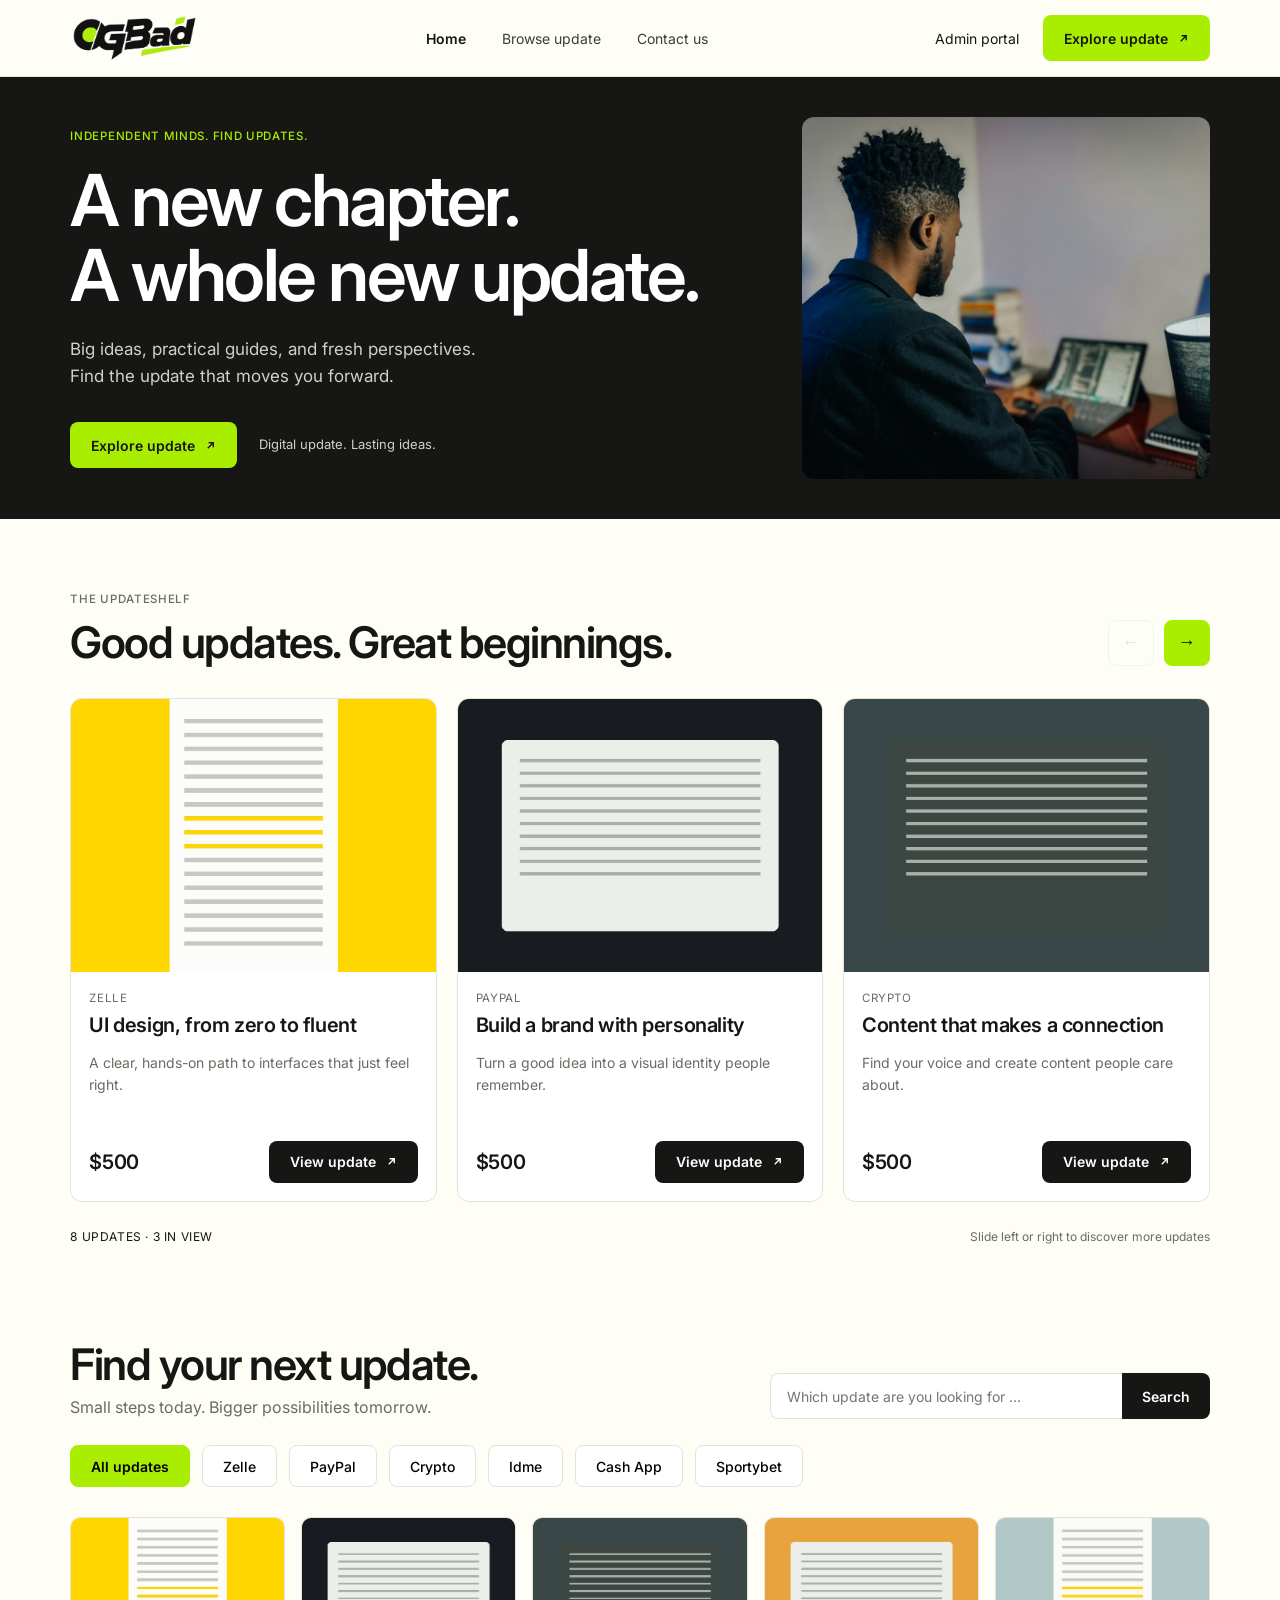
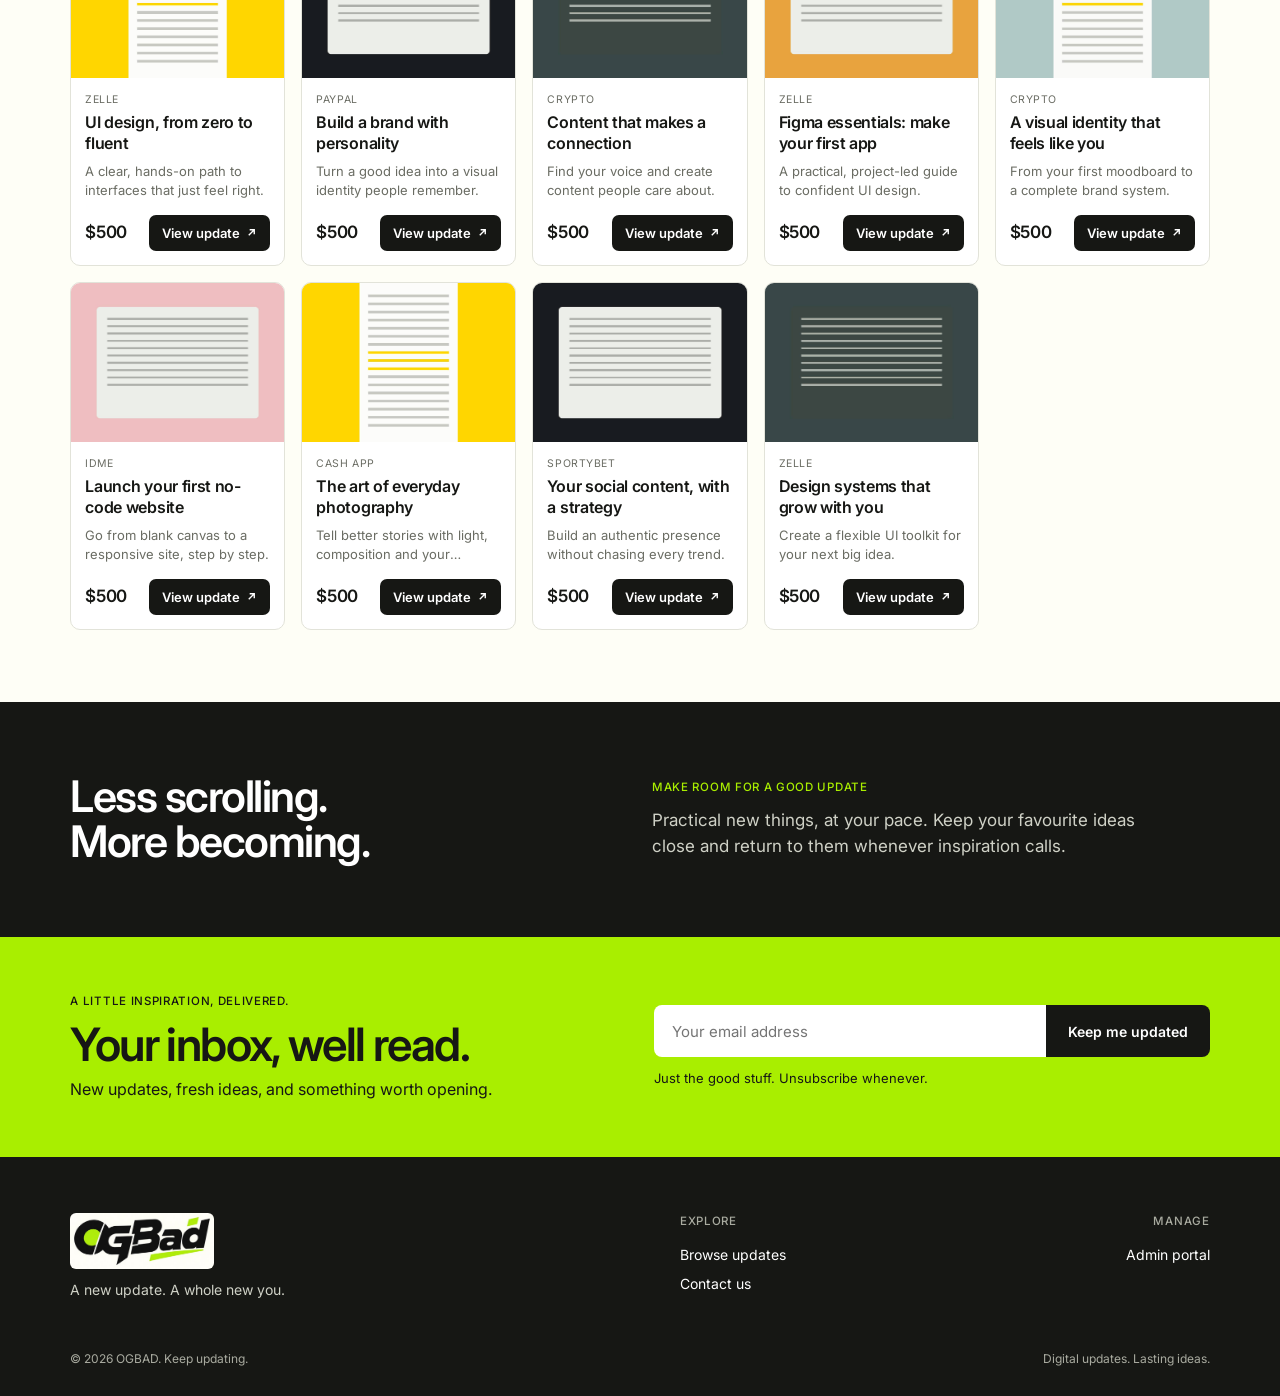
<file: index.html>
<!DOCTYPE html>
<html lang="en">
<head>
  <meta charset="UTF-8">
  <meta name="viewport" content="width=device-width, initial-scale=1">
  <title>OGBAD | Digital updates</title>
  <meta name="description" content="Preview the pages of each update, then buy by bank transfer. Your update is sent to your email.">
  <link rel="icon" href="images/logo.png">
  <link rel="preconnect" href="https://fonts.googleapis.com">
  <link rel="preconnect" href="https://fonts.gstatic.com" crossorigin>
  <link href="https://fonts.googleapis.com/css2?family=Inter:wght@400;500;600;800&display=swap" rel="stylesheet">
  <link rel="stylesheet" href="css/styles.css">
</head>
<body>
  <header class="site-header">
    <div class="wrap header-inner">
      <a class="brand" href="index.html" aria-label="Home"><img src="images/logo.png" alt="" onerror="this.remove()"><span class="wordmark" data-store-name>OGBAD</span></a>
      <nav class="nav" aria-label="Main">
        <a href="index.html" class="on" aria-current="page">Home</a>
        <a href="#browse">Browse update</a>
        <a href="contact.html">Contact us</a>
      </nav>
      <div class="header-right">
        <a class="portal" href="admin/">Admin portal</a>
        <a class="btn arr" href="#browse">Explore update </a>
      </div>
    </div>
  </header>

  <main>
    <section class="hero on-dark">
      <div class="wrap hero-inner">
        <div>
          <p class="eyebrow lime" id="h-eyebrow"></p>
          <h1 class="h-xl" id="h-title"></h1>
          <p class="lead" id="h-text"></p>
          <div class="hero-cta">
            <a class="btn arr" href="#browse">Explore update </a>
            <span id="h-note"></span>
          </div>
        </div>
        <figure class="hero-fig hidden" id="h-fig" style="margin:0"><img id="h-img" alt=""></figure>
      </div>
    </section>

    <section class="section" id="shelf">
      <div class="wrap">
        <div class="section-head">
          <div>
            <p class="eyebrow">The updateshelf</p>
            <h2 class="h-lg">Good updates. Great beginnings.</h2>
          </div>
          <div class="arrows">
            <button type="button" id="prev" aria-label="Previous updates">←</button>
            <button type="button" id="next" aria-label="Next updates">→</button>
          </div>
        </div>
        <div class="track" id="track" tabindex="0" aria-label="Latest updates"></div>
        <div class="track-foot"><span id="count"></span><span>Slide left or right to discover more updates</span></div>
      </div>
    </section>

    <section class="section" id="browse" style="padding-top:24px">
      <div class="wrap">
        <div class="find-head">
          <div>
            <h2 class="h-lg">Find your next update.</h2>
            <p class="muted">Small steps today. Bigger possibilities tomorrow.</p>
          </div>
          <form class="search" id="search" role="search">
            <input id="q" type="search" placeholder="Which update are you looking for ..." aria-label="Search updates">
            <button type="submit">Search</button>
          </form>
        </div>
        <div class="chips" id="chips" role="group" aria-label="Filter by category"></div>
        <div class="grid" id="grid" aria-live="polite"><p class="empty">Loading updates…</p></div>
      </div>
    </section>

    <section class="band on-dark">
      <div class="wrap band-inner">
        <h2 class="h-lg">Less scrolling.<br>More becoming.</h2>
        <div>
          <p class="eyebrow lime" style="margin-bottom:12px">Make room for a good update</p>
          <p>Practical new things, at your pace. Keep your favourite ideas close and return to them whenever inspiration calls.</p>
        </div>
      </div>
    </section>

    <section class="news">
      <div class="wrap news-inner">
        <div>
          <p class="eyebrow" style="color:var(--ink)">A little inspiration, delivered.</p>
          <h2>Your inbox, well read.</h2>
          <p>New updates, fresh ideas, and something worth opening.</p>
        </div>
        <div>
          <form name="newsletter" method="POST" data-netlify="true" netlify-honeypot="bot-field" id="news">
            <input type="hidden" name="form-name" value="newsletter">
            <p hidden><input name="bot-field"></p>
            <input type="email" name="email" placeholder="Your email address" aria-label="Your email address" required>
            <button type="submit" class="arr">Keep me updated </button>
          </form>
          <p class="note" id="news-note">Just the good stuff. Unsubscribe whenever.</p>
        </div>
      </div>
    </section>
  </main>

  <footer class="site-footer">
    <div class="wrap">
      <div class="foot-grid">
        <div><a class="brand" href="index.html"><img src="images/logo.png" alt="" onerror="this.remove()"><span class="wordmark" data-store-name>OGBAD</span></a><p class="tag" data-tagline></p></div>
        <div><h4>Explore</h4><ul><li><a href="#browse">Browse updates</a></li><li><a href="contact.html">Contact us</a></li></ul></div>
        <div><h4>Manage</h4><ul><li><a href="admin/">Admin portal</a></li></ul></div>
      </div>
      <div class="foot-base"><span>© <span data-year></span> <span data-store-name></span>. Keep updating.</span><span>Digital updates. Lasting ideas.</span></div>
    </div>
  </footer>

  <script src="js/common.js"></script>
  <script src="js/home.js"></script>
</body>
</html>
</file>
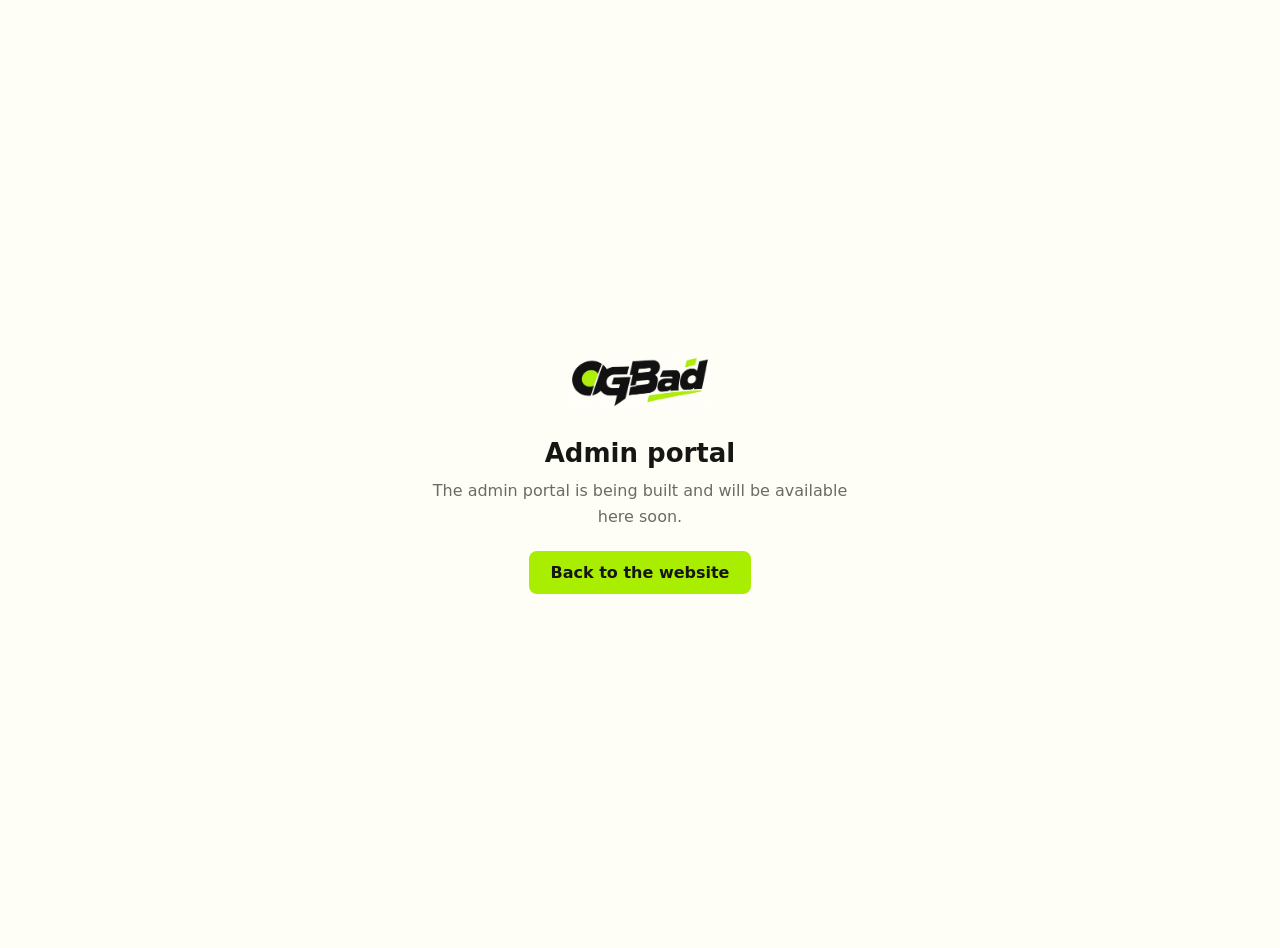
<file: admin/index.html>
<!doctype html>
<html lang="en">
<head>
  <meta charset="utf-8">
  <meta name="viewport" content="width=device-width, initial-scale=1">
  <meta name="robots" content="noindex, nofollow">
  <title>Admin portal</title>
  <link rel="icon" href="../images/logo.png">
  <style>
    body{margin:0;min-height:100vh;display:grid;place-items:center;background:#FEFEF6;color:#161714;font-family:system-ui,-apple-system,"Segoe UI",Arial,sans-serif;padding:24px}
    .card{max-width:420px;text-align:center}
    img{height:56px;width:auto;margin-bottom:24px}
    h1{font-size:26px;margin:0 0 10px}
    p{color:#6A6C63;line-height:1.6;margin:0 0 22px}
    a{display:inline-block;background:#A9EE00;color:#161714;font-weight:600;text-decoration:none;padding:12px 22px;border-radius:8px}
  </style>
</head>
<body>
  <div class="card">
    <img src="../images/logo.png" alt="OGBAD">
    <h1>Admin portal</h1>
    <p>The admin portal is being built and will be available here soon.</p>
    <a href="../">Back to the website</a>
  </div>
</body>
</html>
</file>
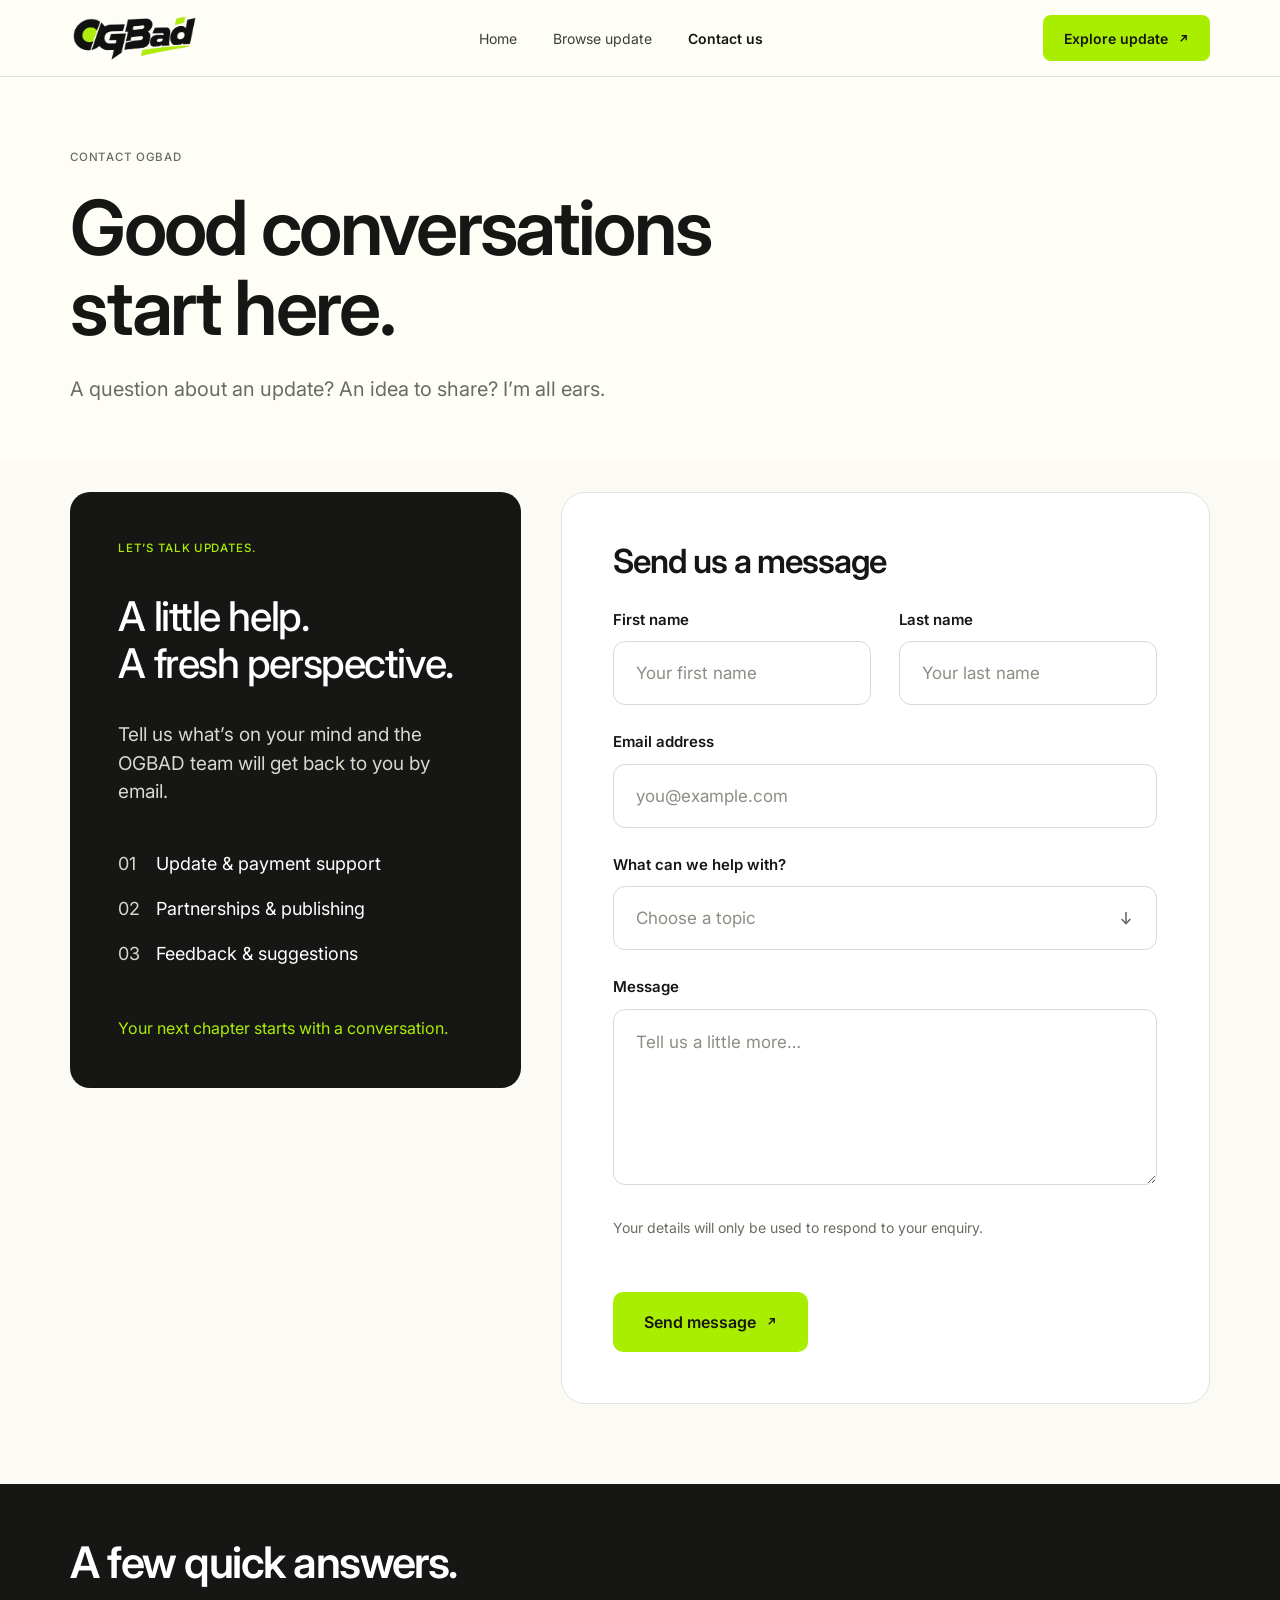
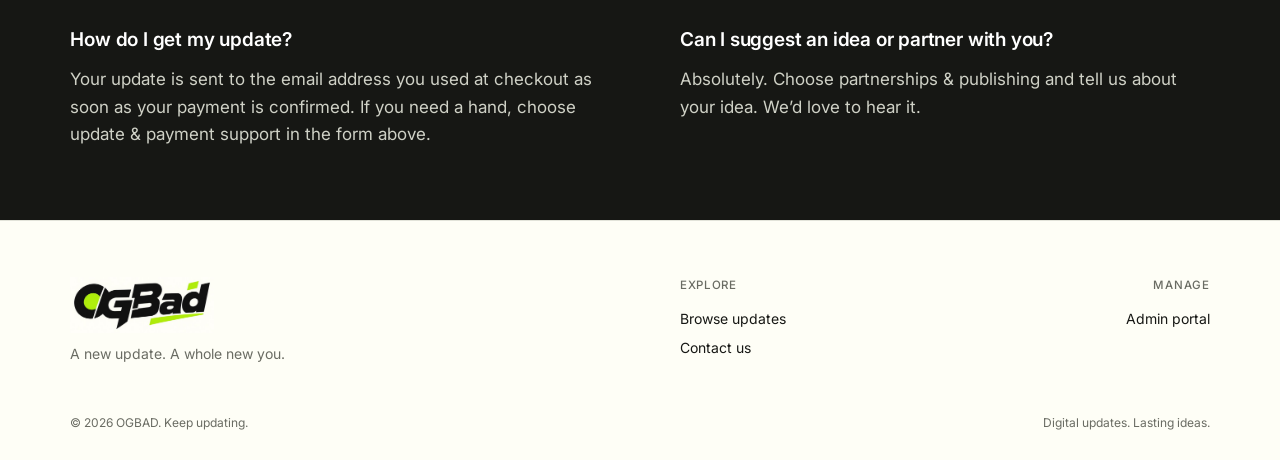
<file: contact.html>
<!DOCTYPE html>
<html lang="en">
<head>
  <meta charset="UTF-8">
  <meta name="viewport" content="width=device-width, initial-scale=1">
  <title>Contact | OGBAD</title>
  <meta name="description" content="Questions about an update, a payment or a partnership? Send the OGBAD team a message.">
  <link rel="icon" href="images/logo.png">
  <link rel="preconnect" href="https://fonts.googleapis.com">
  <link rel="preconnect" href="https://fonts.gstatic.com" crossorigin>
  <link href="https://fonts.googleapis.com/css2?family=Inter:wght@400;500;600;800&display=swap" rel="stylesheet">
  <link rel="stylesheet" href="css/styles.css">
</head>
<body>
  <header class="site-header">
    <div class="wrap header-inner">
      <a class="brand" href="index.html" aria-label="Home"><img src="images/logo.png" alt="" onerror="this.remove()"><span class="wordmark" data-store-name>OGBAD</span></a>
      <nav class="nav" aria-label="Main">
        <a href="index.html">Home</a>
        <a href="index.html#browse">Browse update</a>
        <a href="contact.html" class="on" aria-current="page">Contact us</a>
      </nav>
      <div class="header-right">
        <a class="btn arr" href="index.html#browse">Explore update </a>
      </div>
    </div>
  </header>

  <main>
    <section class="wrap page-hero">
      <p class="eyebrow">Contact <span data-store-name>OGBAD</span></p>
      <h1>Good conversations start here.</h1>
      <p class="lead">A question about an update? An idea to share? I’m all ears.</p>
    </section>

    <section class="contact-wrap">
      <div class="wrap contact-grid">
        <aside class="talk on-dark">
          <p class="eyebrow lime">Let’s talk updates.</p>
          <h2>A little help.<br>A fresh perspective.</h2>
          <p class="lead">Tell us what’s on your mind and the <span data-store-name>OGBAD</span> team will get back to you by email.</p>
          <ol class="topics">
            <li><span class="num">01</span><span>Update &amp; payment support</span></li>
            <li><span class="num">02</span><span>Partnerships &amp; publishing</span></li>
            <li><span class="num">03</span><span>Feedback &amp; suggestions</span></li>
          </ol>
          <p class="close">Your next chapter starts with a conversation.</p>
        </aside>

        <div class="msg-card">
          <form id="contact" name="contact" method="POST" data-netlify="true" netlify-honeypot="bot-field" novalidate>
            <h2>Send us a message</h2>
            <input type="hidden" name="form-name" value="contact">
            <p hidden><label>Leave this empty <input name="bot-field"></label></p>
            <div class="row2">
              <div class="fld"><label for="c-first">First name</label><input id="c-first" name="first_name" placeholder="Your first name" autocomplete="given-name" required></div>
              <div class="fld"><label for="c-last">Last name</label><input id="c-last" name="last_name" placeholder="Your last name" autocomplete="family-name" required></div>
            </div>
            <div class="fld"><label for="c-email">Email address</label><input id="c-email" name="email" type="email" placeholder="you@example.com" autocomplete="email" required></div>
            <div class="fld">
              <label for="c-topic">What can we help with?</label>
              <select id="c-topic" name="topic" required>
                <option value="" disabled selected hidden>Choose a topic</option>
                <option>Update &amp; payment support</option>
                <option>Partnerships &amp; publishing</option>
                <option>Feedback &amp; suggestions</option>
              </select>
            </div>
            <div class="fld"><label for="c-msg">Message</label><textarea id="c-msg" name="message" placeholder="Tell us a little more…" required></textarea></div>
            <p class="privacy">Your details will only be used to respond to your enquiry.</p>
            <p class="form-error" id="c-error" role="alert"></p>
            <button class="btn arr" type="submit" id="c-send">Send message </button>
          </form>
          <div class="sent hidden" id="c-sent" role="status">
            <h2>Message sent</h2>
            <p id="c-sent-text"></p>
          </div>
        </div>
      </div>
    </section>

    <section class="faq">
      <div class="wrap">
        <h2>A few quick answers.</h2>
        <div class="faq-grid">
          <div>
            <h3>How do I get my update?</h3>
            <p>Your update is sent to the email address you used at checkout as soon as your payment is confirmed. If you need a hand, choose update &amp; payment support in the form above.</p>
          </div>
          <div>
            <h3>Can I suggest an idea or partner with you?</h3>
            <p>Absolutely. Choose partnerships &amp; publishing and tell us about your idea. We’d love to hear it.</p>
          </div>
        </div>
      </div>
    </section>
  </main>

  <footer class="site-footer light">
    <div class="wrap">
      <div class="foot-grid">
        <div><a class="brand" href="index.html"><img src="images/logo.png" alt="" onerror="this.remove()"><span class="wordmark" data-store-name>OGBAD</span></a><p class="tag" data-tagline></p></div>
        <div><h4>Explore</h4><ul><li><a href="index.html#browse">Browse updates</a></li><li><a href="contact.html">Contact us</a></li></ul></div>
        <div><h4>Manage</h4><ul><li><a href="admin/">Admin portal</a></li></ul></div>
      </div>
      <div class="foot-base"><span>© <span data-year></span> <span data-store-name></span>. Keep updating.</span><span>Digital updates. Lasting ideas.</span></div>
    </div>
  </footer>

  <script src="js/common.js"></script>
  <script src="js/contact.js"></script>
</body>
</html>
</file>
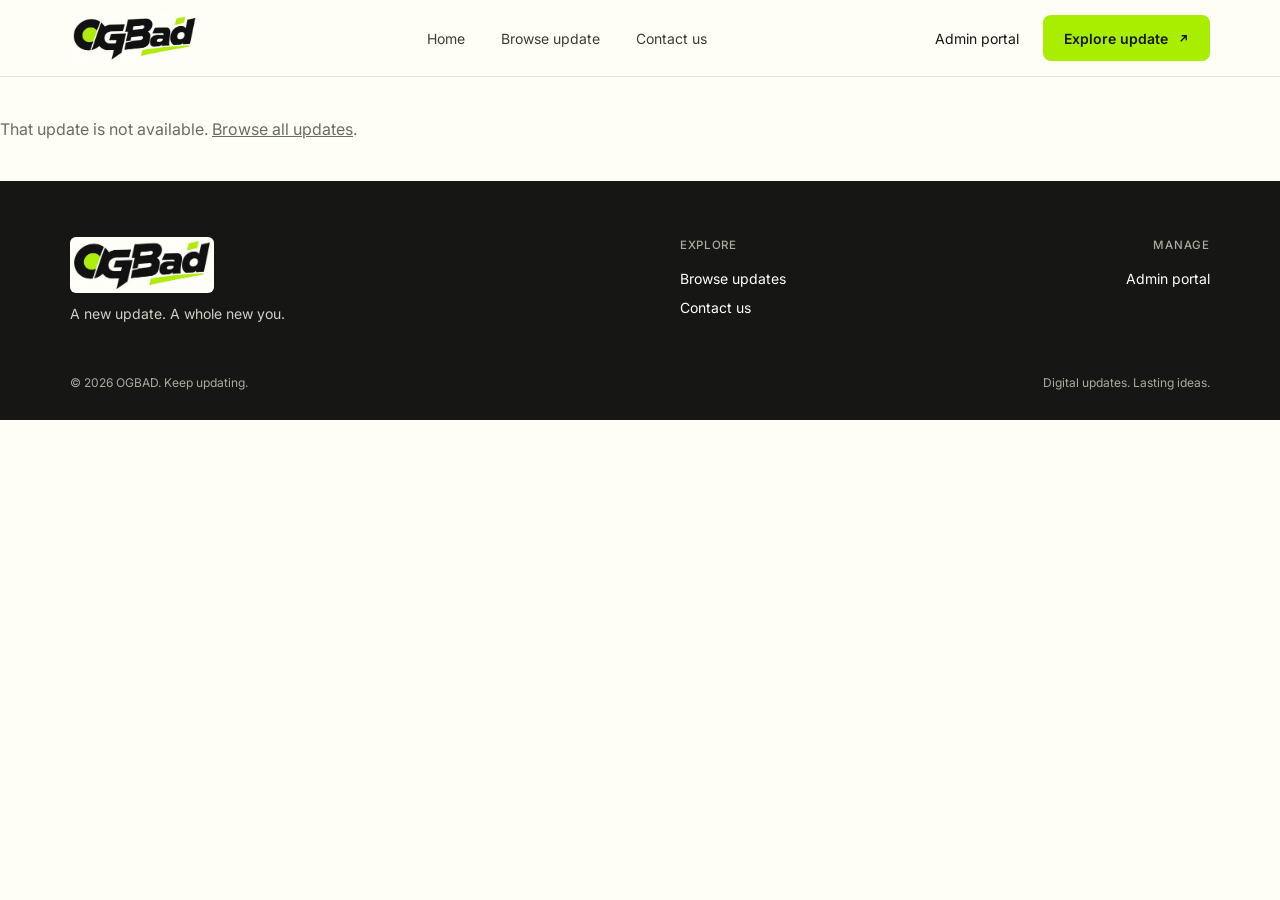
<file: update.html>
<!DOCTYPE html>
<html lang="en">
<head>
  <meta charset="UTF-8">
  <meta name="viewport" content="width=device-width, initial-scale=1">
  <title>Update | OGBAD</title>
  <link rel="icon" href="images/logo.png">
  <link rel="preconnect" href="https://fonts.googleapis.com">
  <link rel="preconnect" href="https://fonts.gstatic.com" crossorigin>
  <link href="https://fonts.googleapis.com/css2?family=Inter:wght@400;500;600;800&display=swap" rel="stylesheet">
  <link rel="stylesheet" href="css/styles.css">
</head>
<body>
  <header class="site-header">
    <div class="wrap header-inner">
      <a class="brand" href="index.html" aria-label="Home"><img src="images/logo.png" alt="" onerror="this.remove()"><span class="wordmark" data-store-name>OGBAD</span></a>
      <nav class="nav" aria-label="Main">
        <a href="index.html">Home</a>
        <a href="index.html#browse">Browse update</a>
        <a href="contact.html">Contact us</a>
      </nav>
      <div class="header-right">
        <a class="portal" href="admin/">Admin portal</a>
        <a class="btn arr" href="index.html#browse">Explore update </a>
      </div>
    </div>
  </header>

  <main id="main">
    <p class="wrap empty" id="loading">Loading…</p>

    <div id="update" class="hidden">
      <div class="wrap shots">
        <button class="shot-main" type="button" id="cover" aria-label="View the cover larger"><img id="cover-img" alt=""></button>
        <div class="shot-grid" id="shots"></div>
      </div>

      <div class="wrap">
        <section class="panel on-dark">
          <div>
            <h1 id="b-title"></h1>
            <p class="by" id="b-by"></p>
            <p class="blurb" id="b-short"></p>
            <ul class="tags" id="b-tags"></ul>
          </div>
          <aside class="buy-card" aria-label="Buy this update">
            <p class="eyebrow">One update. A whole new skill.</p>
            <p class="big" id="b-price"></p>
            <p class="muted" style="font-size:14px">One payment. Yours to keep.</p>
            <button class="btn arr" type="button" id="buy">Buy this update </button>
            <ul class="ticks" id="b-ticks"></ul>
            <p class="fine" id="b-fine"></p>
          </aside>
        </section>
      </div>

      <section class="sage" id="about-sec">
        <div class="wrap about">
          <div>
            <p class="eyebrow">About this update</p>
            <h2 class="h-lg" id="a-title">Ideas you can put into practice.</h2>
            <div class="prose" id="a-text"></div>
            <div class="take hidden" id="take">
              <p class="eyebrow" style="margin-bottom:12px">What you’ll take away</p>
              <ol id="take-list"></ol>
            </div>
          </div>
          <div class="toc hidden" id="toc">
            <h2>Inside the update</h2>
            <ol id="toc-list"></ol>
          </div>
        </div>
      </section>

      <section class="section hidden" id="more">
        <div class="wrap">
          <div class="section-head">
            <h2 class="h-lg">Keep your update going.</h2>
            <p class="muted small" id="more-label"></p>
          </div>
          <div class="grid related" id="more-grid"></div>
        </div>
      </section>
    </div>
  </main>

  <footer class="site-footer">
    <div class="wrap">
      <div class="foot-grid">
        <div><a class="brand" href="index.html"><img src="images/logo.png" alt="" onerror="this.remove()"><span class="wordmark" data-store-name>OGBAD</span></a><p class="tag" data-tagline></p></div>
        <div><h4>Explore</h4><ul><li><a href="index.html#browse">Browse updates</a></li><li><a href="contact.html">Contact us</a></li></ul></div>
        <div><h4>Manage</h4><ul><li><a href="admin/">Admin portal</a></li></ul></div>
      </div>
      <div class="foot-base"><span>© <span data-year></span> <span data-store-name></span>. Keep updating.</span><span>Digital updates. Lasting ideas.</span></div>
    </div>
  </footer>

  <!-- Picture viewer -->
  <dialog id="lb" class="lightbox" aria-label="Update pages">
    <button class="dlg-close" type="button" id="lb-close" aria-label="Close">×</button>
    <img id="lb-img" alt="">
    <div class="lb-bar"><span id="lb-cap"></span><span><button type="button" id="lb-prev">Previous</button><button type="button" id="lb-next">Next</button></span></div>
  </dialog>

  <!-- Buying steps: your details > bank details > thank you -->
  <dialog id="dlg" aria-labelledby="dlg-title">
    <button class="dlg-close" type="button" id="dlg-close" aria-label="Close">×</button>

    <form id="step-form" class="dlg-body" novalidate>
      <h2 id="dlg-title">Your details</h2>
      <p class="muted" id="f-note"></p>
      <label for="b-name">Full name</label>
      <input id="b-name" autocomplete="name" required>
      <label for="b-email">Email address</label>
      <input id="b-email" type="email" autocomplete="email" required>
      <p class="error" id="f-error" role="alert"></p>
      <div class="actions"><button class="btn arr" type="submit">Continue to payment </button></div>
    </form>

    <div id="step-pay" class="dlg-body hidden">
      <h2>Pay by bank transfer</h2>
      <p class="muted">Transfer exactly <strong id="p-amount" style="color:var(--ink)"></strong> to the account below, then click “I have made payment”.</p>
      <dl class="bank">
        <div><dt>Bank</dt><dd id="p-bank"></dd></div>
        <div><dt>Account name</dt><dd id="p-acname"></dd></div>
        <div><dt>Account number</dt><dd><span id="p-acno"></span><button class="copy" type="button" id="copy">Copy</button></dd></div>
        <div><dt>Payment reference</dt><dd id="p-ref"></dd></div>
      </dl>
      <p class="small muted">Put the payment reference in the transfer description if your bank allows it.</p>
      <p class="error" id="p-error" role="alert"></p>
      <div class="actions">
        <button class="btn-line" type="button" id="p-back">Back</button>
        <button class="btn" type="button" id="paid">I have made payment</button>
      </div>
    </div>

    <div id="step-done" class="dlg-body hidden">
      <h2>Thank you</h2>
      <p class="muted" id="done-text"></p>
      <div class="actions"><button class="btn" type="button" id="done-close">Close</button></div>
    </div>
  </dialog>

  <!-- Netlify Forms: this hidden form is how "I have made payment" reaches your email -->
  <form name="payment-claim" method="POST" data-netlify="true" netlify-honeypot="bot-field" hidden>
    <input name="bot-field"><input name="update"><input name="price"><input name="name"><input name="email"><input name="reference"><input name="sent_at">
  </form>

  <script src="js/common.js"></script>
  <script src="js/update.js"></script>
</body>
</html>
</file>
<file: css/styles.css>
/* ===== OGBAD: main stylesheet. Change colours and fonts in :root and they change everywhere. ===== */
:root {
  --ink: #161714;
  --lime: #A9EE00;
  --lime-dark: #93D400;
  --paper: #FEFEF6;
  --sage: #EEEFE8;
  --line: #E2E3D9;
  --muted: #6A6C63;
  --yellow: #FFD600;
  --sans: "Inter", system-ui, -apple-system, "Segoe UI", Roboto, sans-serif;
  --max: 1440px;
  --pad: clamp(20px, 5.5vw, 72px);
  --r: 12px;
}
*, *::before, *::after { box-sizing: border-box; }
html { scroll-behavior: smooth; scroll-padding-top: 96px; }
body { margin: 0; font-family: var(--sans); color: var(--ink); background: var(--paper); line-height: 1.5; -webkit-font-smoothing: antialiased; }
img { display: block; max-width: 100%; }
a { color: inherit; text-decoration: none; }
h1, h2, h3, p, ul, ol, dl, dd { margin: 0; padding: 0; }
ul, ol { list-style: none; }
.hidden { display: none !important; }
:focus-visible { outline: 3px solid var(--lime-dark); outline-offset: 2px; }
.wrap { width: 100%; max-width: var(--max); margin: 0 auto; padding-inline: var(--pad); }
.muted { color: var(--muted); }
.small { font-size: 13px; }
.eyebrow { font-size: 11.5px; font-weight: 500; letter-spacing: .06em; text-transform: uppercase; color: var(--muted); }
.on-dark .eyebrow, .eyebrow.lime { color: var(--lime); }
h1, h2 { font-weight: 600; letter-spacing: -.035em; line-height: 1.05; }
.h-xl { font-size: clamp(38px, 5.6vw, 72px); }
.h-lg { font-size: clamp(28px, 3.4vw, 44px); }

/* buttons */
.btn, .btn-dark, .btn-line { display: inline-flex; align-items: center; justify-content: center; gap: 10px; height: 46px; padding: 0 20px; border-radius: 8px; font: 600 14px var(--sans); border: 1px solid transparent; cursor: pointer; transition: background .15s, color .15s, border-color .15s; white-space: nowrap; }
.btn { background: var(--lime); color: var(--ink); }
.btn:hover { background: var(--lime-dark); }
.btn-dark { background: var(--ink); color: #fff; height: 42px; }
.btn-dark:hover { background: #33352f; }
.btn-line { background: #fff; border-color: var(--line); color: var(--ink); }
.btn-line:hover { border-color: var(--ink); }
.btn:disabled, .btn-dark:disabled { opacity: .6; cursor: default; }
.arr::after { content: ""; width: 11px; height: 11px; background: currentColor; -webkit-mask: url("data:image/svg+xml,%3Csvg xmlns='http://www.w3.org/2000/svg' viewBox='0 0 12 12' fill='none' stroke='black' stroke-width='1.5'%3E%3Cpath d='M3 9l6-6M4 3h5v5'/%3E%3C/svg%3E") center/contain no-repeat; mask: url("data:image/svg+xml,%3Csvg xmlns='http://www.w3.org/2000/svg' viewBox='0 0 12 12' fill='none' stroke='black' stroke-width='1.5'%3E%3Cpath d='M3 9l6-6M4 3h5v5'/%3E%3C/svg%3E") center/contain no-repeat; }

/* header */
.site-header { position: sticky; top: 0; z-index: 30; background: var(--paper); border-bottom: 1px solid var(--line); }
.header-inner { display: flex; align-items: center; justify-content: space-between; gap: 16px; height: 76px; }
.brand { display: flex; align-items: center; }
.brand img { height: 50px; width: auto; }
.site-footer .brand img { height: 56px; border-radius: 6px; }
.wordmark { font-weight: 800; font-style: italic; font-size: 30px; letter-spacing: -.04em; text-transform: uppercase; background: linear-gradient(transparent 78%, var(--lime) 78%); }
.brand img + .wordmark { display: none; }
.nav { display: none; align-items: center; gap: 36px; font-size: 14px; }
.nav a { padding: 4px 0; color: #3b3d36; }
.nav a:hover, .nav a.on { color: var(--ink); font-weight: 600; }
.header-right { display: flex; align-items: center; gap: 24px; font-size: 14px; }
.header-right .portal { display: none; }
@media (min-width: 900px) { .nav, .header-right .portal { display: flex; } }
@media (max-width: 520px) { .header-right .btn { padding: 0 14px; height: 40px; } .wordmark { font-size: 24px; } }

/* home hero */
.hero { background: var(--ink); color: #fff; }
.hero-inner { display: grid; gap: 40px; align-items: center; padding-block: 56px; }
.hero h1 { margin: 18px 0 22px; }
.hero p.lead { font-size: 17px; line-height: 1.6; color: #cfd1c6; max-width: 460px; }
.hero-cta { display: flex; align-items: center; gap: 22px; margin-top: 32px; flex-wrap: wrap; font-size: 13px; color: #cfd1c6; }
.hero-fig { border-radius: var(--r); overflow: hidden; aspect-ratio: 9 / 8; background: #26281f; }
.hero-fig img { width: 100%; height: 100%; object-fit: cover; }
@media (min-width: 900px) { .hero-inner { grid-template-columns: 1.7fr 1fr; padding-block: 40px; } }

/* sections */
.section { padding-block: 72px; }
.section-head { display: flex; align-items: flex-end; justify-content: space-between; gap: 20px; flex-wrap: wrap; margin-bottom: 32px; }
.section-head h2 { margin-top: 12px; }
.sage { background: var(--sage); }

/* carousel */
.arrows { display: flex; gap: 10px; }
.arrows button { width: 46px; height: 46px; border-radius: 8px; border: 1px solid var(--line); background: #fff; font-size: 18px; cursor: pointer; }
.arrows button:last-child { background: var(--lime); border-color: var(--lime); }
.arrows button:disabled { opacity: .4; cursor: default; }
.track { display: flex; gap: 20px; overflow-x: auto; scroll-snap-type: x mandatory; scrollbar-width: none; padding-bottom: 4px; }
.track::-webkit-scrollbar { display: none; }
.track .card { flex: 0 0 calc((100% - 40px) / 3); scroll-snap-align: start; }
@media (max-width: 899px) { .track .card { flex-basis: calc((100% - 20px) / 2); } }
@media (max-width: 599px) { .track .card { flex-basis: 85%; } }
.track-foot { display: flex; justify-content: space-between; gap: 16px; margin-top: 22px; font-size: 12px; color: var(--muted); }
.track-foot span:first-child { text-transform: uppercase; letter-spacing: .05em; color: var(--ink); }

/* cards + grid */
/* compact card grid: 5 across on wide screens, 4 on laptops, then 3 / 2 / 1 */
.grid { display: grid; gap: 16px; grid-template-columns: 1fr; }
@media (min-width: 480px) { .grid { grid-template-columns: repeat(2, 1fr); } }
@media (min-width: 700px) { .grid { grid-template-columns: repeat(3, 1fr); } }
@media (min-width: 980px) { .grid { grid-template-columns: repeat(4, 1fr); } }
@media (min-width: 1280px) { .grid { grid-template-columns: repeat(5, 1fr); } }
.grid .card-body { padding: 14px; }
.grid .cat { font-size: 10.5px; min-height: 15px; }
.grid .card h3 { font-size: 16px; line-height: 1.3; margin: 4px 0 8px; }
.grid .short { font-size: 13px; line-height: 1.5; margin-bottom: 14px; display: -webkit-box; -webkit-line-clamp: 2; -webkit-box-orient: vertical; overflow: hidden; }
.grid .card-foot { flex-wrap: wrap; gap: 8px; }
.grid .price { font-size: 17px; }
.grid .btn-dark { height: 36px; padding: 0 12px; font-size: 13px; gap: 6px; border-radius: 7px; }
.grid .card { border-radius: 10px; }
/* the "keep your update going" row only shows as many cards as fill complete rows */
@media (max-width: 479px) { .related .card:nth-child(n+4) { display: none; } }
@media (min-width: 480px) and (max-width: 699px) { .related .card:nth-child(n+5) { display: none; } }
@media (min-width: 700px) and (max-width: 979px) { .related .card:nth-child(n+4) { display: none; } }
@media (min-width: 980px) and (max-width: 1279px) { .related .card:nth-child(n+5) { display: none; } }
.card { background: #fff; border-radius: var(--r); overflow: hidden; display: flex; flex-direction: column; border: 1px solid var(--line); }
.card-img { display: block; aspect-ratio: 4 / 3; background: #e7e8de; overflow: hidden; }
.card-img img { width: 100%; height: 100%; object-fit: cover; }
.card-body { padding: 18px 18px 18px; display: flex; flex-direction: column; flex: 1; }
.cat { font-size: 11.5px; letter-spacing: .05em; text-transform: uppercase; color: var(--muted); min-height: 17px; }
.card h3 { font-size: 20px; font-weight: 600; letter-spacing: -.02em; line-height: 1.25; margin: 6px 0 14px; }
.card h3 a:hover { text-decoration: underline; }
.short { color: var(--muted); font-size: 14px; line-height: 1.55; flex: 1; margin-bottom: 20px; }
.card-foot { display: flex; align-items: center; justify-content: space-between; gap: 12px; }
.price { font-size: 20px; font-weight: 600; letter-spacing: -.02em; }
.empty { grid-column: 1 / -1; padding: 40px 0; color: var(--muted); }

/* find */
.find-head { display: flex; justify-content: space-between; align-items: flex-end; gap: 24px; flex-wrap: wrap; margin-bottom: 26px; }
.find-head h2 { margin-bottom: 8px; }
.search { display: flex; width: min(440px, 100%); }
.search input { flex: 1; min-width: 0; height: 46px; padding: 0 16px; border: 1px solid var(--line); border-right: 0; border-radius: 8px 0 0 8px; background: #fff; font: 14px var(--sans); }
.search button { height: 46px; padding: 0 20px; border: 0; background: var(--ink); color: #fff; font: 600 14px var(--sans); border-radius: 0 8px 8px 0; cursor: pointer; }
.chips { display: flex; flex-wrap: wrap; gap: 12px; margin-bottom: 30px; }
.chip { height: 42px; padding: 0 20px; border-radius: 8px; border: 1px solid var(--line); background: #fff; font: 500 14px var(--sans); cursor: pointer; }
.chip:hover { border-color: var(--ink); }
.chip[aria-pressed="true"] { background: var(--lime); border-color: var(--lime); font-weight: 600; }

/* bands */
.band { background: var(--ink); color: #fff; }
.band-inner { display: grid; gap: 24px; padding-block: 72px; align-items: center; }
.band p { color: #cfd1c6; font-size: 17px; max-width: 520px; }
@media (min-width: 900px) { .band-inner { grid-template-columns: 1fr 1fr; } }
.news { background: var(--lime); }
.news-inner { display: grid; gap: 28px; padding-block: 56px; align-items: center; }
.news h2 { margin: 10px 0 8px; font-size: clamp(30px, 3.6vw, 46px); }
.news form { display: flex; }
.news input[type=email] { flex: 1; min-width: 0; height: 52px; padding: 0 18px; border: 0; border-radius: 8px 0 0 8px; font: 15px var(--sans); }
.news button { height: 52px; padding: 0 22px; border: 0; background: var(--ink); color: #fff; font: 600 14px var(--sans); border-radius: 0 8px 8px 0; cursor: pointer; }
.news .note { font-size: 13px; margin-top: 12px; }
@media (min-width: 900px) { .news-inner { grid-template-columns: 1fr 1fr; } }

/* footer */
.site-footer { background: var(--ink); color: #fff; padding-block: 56px 28px; }
.foot-grid { display: grid; gap: 36px; }
.foot-grid h4 { margin: 0 0 14px; font-size: 11.5px; font-weight: 500; letter-spacing: .06em; text-transform: uppercase; color: #a9aba0; }
.foot-grid li { margin-bottom: 8px; font-size: 14px; }
.foot-grid a:hover { text-decoration: underline; }
.foot-grid .tag { margin-top: 10px; font-size: 14px; color: #cfd1c6; }
.foot-base { display: flex; justify-content: space-between; gap: 12px; flex-wrap: wrap; margin-top: 48px; font-size: 12px; color: #a9aba0; }
@media (min-width: 800px) { .foot-grid { grid-template-columns: 1.4fr 1fr auto; } .foot-grid > :last-child { text-align: right; } }
.site-footer .wordmark { color: #fff; }

/* update page */
.shots { display: grid; gap: 20px; padding-block: 48px 36px; }
.shot-main, .shot-btn { padding: 0; border: 0; background: #e7e8de; border-radius: var(--r); overflow: hidden; cursor: zoom-in; display: block; width: 100%; }
.shot-main { aspect-ratio: 4 / 5; }
.shot-main img, .shot-btn img { width: 100%; height: 100%; object-fit: cover; }
.shot-grid { display: grid; grid-template-columns: 1fr 1fr; gap: 24px 20px; align-content: start; }
.shot-btn { aspect-ratio: 4 / 3; }
.shot-cap { margin-top: 10px; font-size: 15px; display: flex; gap: 12px; }
.shot-cap span:first-child { color: var(--muted); }
@media (min-width: 900px) { .shots { grid-template-columns: 1fr 1.35fr; } }
.panel { background: var(--ink); color: #fff; border-radius: 4px; display: grid; gap: 36px; padding: 32px; margin-bottom: 64px; }
.panel h1 { font-size: clamp(36px, 4.4vw, 58px); }
.panel .by { margin: 22px 0 26px; font-weight: 500; }
.panel .blurb { font-size: 17px; line-height: 1.6; color: #d7d9cf; max-width: 560px; }
.tags { display: flex; flex-wrap: wrap; gap: 8px 28px; margin-top: 26px; font-size: 14px; }
.buy-card { background: #fff; color: var(--ink); border-radius: 16px; padding: 28px; align-self: start; }
.buy-card .big { font-size: clamp(42px, 4vw, 54px); font-weight: 600; letter-spacing: -.04em; margin: 26px 0 6px; }
.buy-card .btn { width: 100%; margin: 24px 0 22px; height: 54px; }
.ticks li { font-size: 14px; margin-bottom: 6px; display: flex; gap: 10px; }
.ticks li::before { content: "✓"; font-size: 12px; margin-top: 2px; }
.buy-card .fine { margin-top: 26px; font-size: 12.5px; color: var(--muted); }
@media (min-width: 900px) { .panel { grid-template-columns: 1.4fr 1fr; padding: 40px; } }
.about { display: grid; gap: 48px; padding-block: 72px; }
.about h2 { margin: 16px 0 24px; }
.about p + p { margin-top: 14px; }
.about .prose { color: var(--muted); font-size: 17px; line-height: 1.7; max-width: 560px; }
.take { margin-top: 30px; }
.take ol li, .toc li { display: flex; gap: 14px; padding: 6px 0; font-size: 16px; }
.num { color: var(--muted); min-width: 24px; }
.toc h2 { margin: 0 0 22px; font-size: clamp(26px, 2.6vw, 34px); }
.toc li { padding: 22px 0; border-bottom: 1px solid #d5d7cb; font-size: 18px; }
.toc li:first-child { padding-top: 6px; }
@media (min-width: 900px) { .about { grid-template-columns: 1fr 1fr; gap: 80px; } }

/* dialogs */
dialog { border: 0; padding: 0; border-radius: 16px; width: min(560px, calc(100vw - 24px)); max-height: calc(100vh - 24px); background: #fff; color: var(--ink); }
dialog::backdrop { background: rgba(22, 23, 20, .6); }
.dlg-body { padding: 32px; }
.dlg-close { position: absolute; top: 12px; right: 12px; width: 38px; height: 38px; border-radius: 8px; border: 1px solid var(--line); background: #fff; font-size: 20px; line-height: 1; cursor: pointer; z-index: 2; }
.dlg-body h2 { font-size: 28px; margin-bottom: 10px; }
.dlg-body label { display: block; margin: 18px 0 6px; font-size: 13px; font-weight: 600; }
.dlg-body input { width: 100%; height: 48px; padding: 0 14px; border: 1px solid #cfd1c6; border-radius: 8px; font: 15px var(--sans); }
.error { color: #b3321f; font-size: 13px; min-height: 18px; margin-top: 10px; }
.actions { display: flex; gap: 10px; justify-content: flex-end; margin-top: 22px; flex-wrap: wrap; }
.bank { margin: 20px 0 8px; border: 1px solid var(--line); border-radius: 12px; background: var(--paper); }
.bank div { display: flex; justify-content: space-between; gap: 16px; padding: 13px 16px; border-bottom: 1px solid var(--line); font-size: 15px; align-items: center; }
.bank div:last-child { border-bottom: 0; }
.bank dt { color: var(--muted); }
.bank dd { font-weight: 600; text-align: right; }
.copy { margin-left: 8px; border: 1px solid var(--line); background: #fff; border-radius: 6px; font: 600 12px var(--sans); padding: 4px 9px; cursor: pointer; }
dialog.lightbox { width: min(1000px, calc(100vw - 24px)); background: var(--ink); }
.lightbox img { width: 100%; max-height: calc(100vh - 120px); object-fit: contain; }
.lb-bar { display: flex; justify-content: space-between; align-items: center; padding: 12px 16px; color: #fff; font-size: 14px; }
.lb-bar button { height: 38px; padding: 0 16px; border-radius: 8px; border: 1px solid #55574d; background: transparent; color: #fff; font: 600 13px var(--sans); cursor: pointer; margin-left: 8px; }
.lightbox .dlg-close { background: var(--ink); color: #fff; border-color: #55574d; }
@media (max-width: 520px) { .dlg-body { padding: 24px 20px; } }
@media (prefers-reduced-motion: reduce) { html { scroll-behavior: auto; } }
.buy-card .eyebrow { color: var(--muted); }
.band p.eyebrow { font-size: 11.5px; max-width: none; color: var(--lime); }
.hero-inner > *, .band-inner > *, .news-inner > *, .shots > *, .panel > *, .about > * { min-width: 0; }
@media (max-width: 420px) { .news button { padding: 0 14px; } }

/* contact page */
.page-hero { padding-block: 72px 56px; }
.page-hero h1 { margin: 22px 0 26px; max-width: 10.4em; font-size: clamp(42px, 6vw, 76px); }
.page-hero .lead { font-size: clamp(17px, 1.6vw, 20px); color: var(--muted); }
.contact-wrap { background: #FBFAF5; padding-block: 32px 80px; }
.contact-grid { display: grid; gap: 32px; align-items: start; }
@media (min-width: 900px) { .contact-grid { grid-template-columns: 1fr 1.44fr; gap: 40px; } }
.talk { background: var(--ink); color: #fff; border-radius: 20px; padding: clamp(28px, 4vw, 48px); }
.talk h2 { margin: 36px 0 34px; font-size: clamp(32px, 3.2vw, 44px); line-height: 1.15; font-weight: 500; }
.talk p.lead { font-size: 19px; line-height: 1.5; color: #d7d9cf; max-width: 420px; }
.topics { margin: 34px 0 40px; }
.topics li { display: flex; gap: 14px; padding: 9px 0; font-size: 18px; }
.topics .num { color: #d7d9cf; }
.talk .close { color: var(--lime); font-size: 16px; }
.msg-card { background: #fff; border: 1px solid var(--line); border-radius: 24px; padding: clamp(24px, 4vw, 56px); }
.msg-card h2 { font-size: clamp(28px, 2.6vw, 34px); font-weight: 600; margin-bottom: 30px; }
.row2 { display: grid; gap: 0 28px; }
@media (min-width: 640px) { .row2 { grid-template-columns: 1fr 1fr; } }
.msg-card label { display: block; margin: 0 0 10px; font-size: 15px; font-weight: 600; }
.fld { margin-bottom: 26px; }
.msg-card input, .msg-card select, .msg-card textarea { width: 100%; border: 1px solid #d9dad0; border-radius: 12px; background: #fff; padding: 0 22px; font: 17px var(--sans); color: var(--ink); }
.msg-card input, .msg-card select { height: 64px; }
.msg-card textarea { min-height: 176px; padding: 20px 22px; resize: vertical; line-height: 1.5; }
.msg-card ::placeholder { color: #8c8e84; }
.msg-card select { appearance: none; -webkit-appearance: none; color: #8c8e84; cursor: pointer; background: #fff url("data:image/svg+xml,%3Csvg xmlns='http://www.w3.org/2000/svg' width='16' height='16' viewBox='0 0 16 16' fill='none' stroke='%236A6C63' stroke-width='1.6'%3E%3Cpath d='M8 2v11M3.5 9L8 13.5 12.5 9'/%3E%3C/svg%3E") no-repeat right 22px center; }
.msg-card select:valid { color: var(--ink); }
.msg-card input:focus, .msg-card select:focus, .msg-card textarea:focus { outline: 3px solid rgba(147, 212, 0, .45); border-color: var(--lime-dark); }
.msg-card .privacy { margin: 4px 0 26px; font-size: 14px; color: var(--muted); }
.msg-card .btn { height: 60px; padding: 0 30px; font-size: 16px; border-radius: 10px; }
.form-error { color: #b3321f; font-size: 14px; min-height: 20px; margin-bottom: 8px; }
.sent { padding: 24px 0; }
.sent h2 { margin-bottom: 14px; }
.sent p { color: var(--muted); font-size: 17px; }
.faq { background: var(--ink); color: #fff; padding-block: 56px 72px; }
.faq h2 { font-size: clamp(30px, 3.4vw, 44px); font-weight: 600; margin-bottom: 40px; }
.faq-grid { display: grid; gap: 36px 80px; }
@media (min-width: 800px) { .faq-grid { grid-template-columns: 1fr 1fr; } }
.faq h3 { font-size: 19px; font-weight: 600; margin-bottom: 12px; letter-spacing: -.01em; }
.faq p { color: #cfd1c6; font-size: 17px; line-height: 1.6; max-width: 560px; }
.talk, .msg-card, .contact-grid > * { min-width: 0; }

/* light footer used on the contact page */
.site-footer.light { background: var(--paper); color: var(--ink); border-top: 1px solid var(--line); }
.site-footer.light .foot-grid h4, .site-footer.light .foot-base { color: var(--muted); }
.site-footer.light .foot-grid .tag { color: var(--muted); }
.site-footer.light .wordmark { color: var(--ink); }
.site-footer.light .brand img { border-radius: 0; }
</file>
